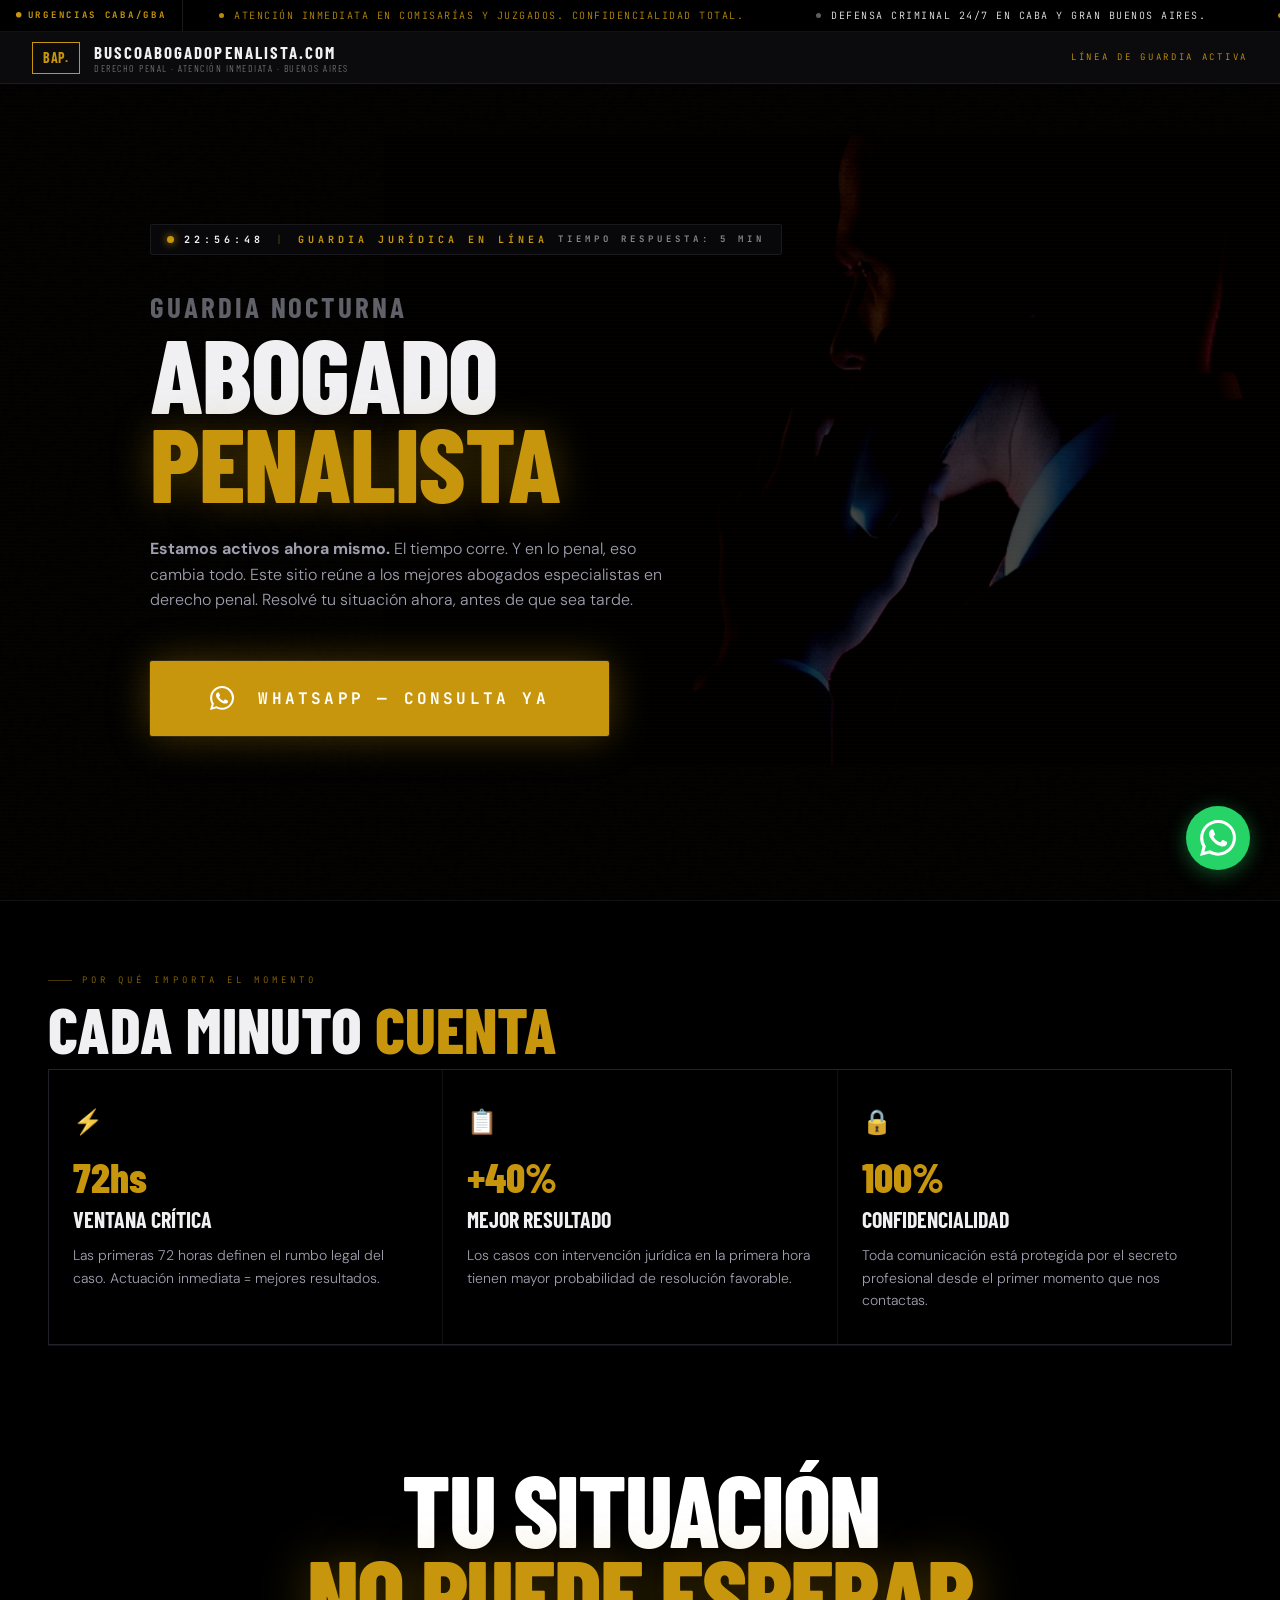
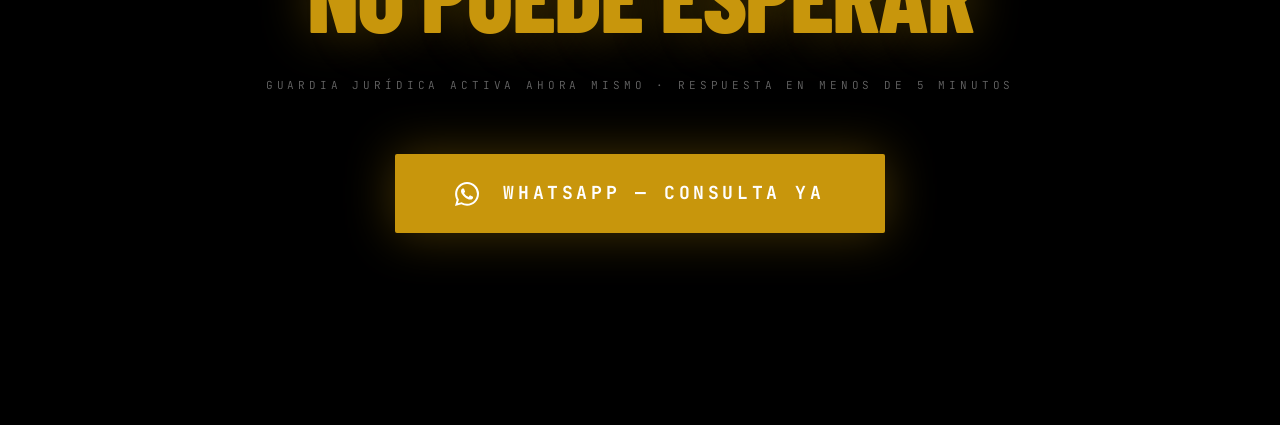
<file: urgencia/index.html>
<!DOCTYPE html>
<html lang="es">
<head>
<meta charset="UTF-8">
<!-- Google Tag Manager -->
<script>(function(w,d,s,l,i){w[l]=w[l]||[];w[l].push({'gtm.start':
new Date().getTime(),event:'gtm.js'});var f=d.getElementsByTagName(s)[0],
j=d.createElement(s),dl=l!='dataLayer'?'&l='+l:'';j.async=true;j.src=
'https://www.googletagmanager.com/gtm.js?id='+i+dl;f.parentNode.insertBefore(j,f);
})(window,document,'script','dataLayer','GTM-WXVXZM6D');</script>
<!-- End Google Tag Manager -->
<meta name="viewport" content="width=device-width, initial-scale=1.0">
<title>Abogado Penalista Urgencias 24/7 en CABA y GBA</title>
<meta name="description" content="¿Necesitas un abogado penalista urgente en CABA o GBA? Defensa criminal 24/7, excarcelaciones, hábeas corpus y asistencia inmediata en comisarías.">
<link href="https://fonts.googleapis.com/css2?family=Barlow+Condensed:wght@400;600;700;800&family=JetBrains+Mono:wght@400;700&family=DM+Sans:wght@300;400;500;600&display=swap" rel="stylesheet">
<link rel="canonical" href="https://buscoabogadopenalista.com/urgencia/">
<link rel="icon" type="image/png" href="favicon.png">
<!-- Schema Markup LocalBusiness -->
<script type="application/ld+json">
{
  "@context": "https://schema.org",
  "@type": "LegalService",
  "name": "Abogado Penalista - Guardia de Urgencias",
  "image": "https://buscoabogadopenalista.com/GSC%20image.png",
  "url": "https://buscoabogadopenalista.com/urgencia/",
  "telephone": "+5491133181003",
  "address": {
    "@type": "PostalAddress",
    "streetAddress": "Carlos Pellegrini 713",
    "addressLocality": "Ciudad Autónoma de Buenos Aires",
    "postalCode": "C1009",
    "addressCountry": "AR"
  },
  "areaServed": ["Ciudad Autónoma de Buenos Aires", "Gran Buenos Aires"],
  "openingHoursSpecification": {
    "@type": "OpeningHoursSpecification",
    "dayOfWeek": [
      "Monday", "Tuesday", "Wednesday", "Thursday", "Friday", "Saturday", "Sunday"
    ],
    "opens": "00:00",
    "closes": "23:59"
  }
}
</script>
<style>
:root {
  --bg: #000000;
  --bg2: #000000;
  --bg-card: #08080a;
  --red: #c8960c; 
  --red2: #e8b830;
  --red-dim: rgba(200,150,12,0.12);
  --red-glow: rgba(200,150,12,0.35);
  --amber: #d4a020;
  --green: #a07828;
  --white: #f0f0f2;
  --muted: #a0a0b0;
  --muted2: #362a12;
  --border: rgba(180,180,200,0.10);
  --border2: rgba(180,180,200,0.20);
}

* { margin:0; padding:0; box-sizing:border-box; }
html { scroll-behavior: smooth; }
::-webkit-scrollbar { width: 3px; }
::-webkit-scrollbar-thumb { background: var(--red); }

body {
  background: var(--bg);
  color: var(--white);
  font-family: 'DM Sans', sans-serif;
  font-weight: 300;
  line-height: 1.7;
  font-size: 15px;
  overflow-x: hidden;
}

/* BACKGROUND IMAGE */
.hero-bg {
  position: absolute; top: 0; left: 0; width: 100%; height: 100%;
  object-fit: cover; object-position: right center; z-index: 0;
  filter: brightness(0.3) contrast(1.15) sepia(20%) saturate(1.1);
  pointer-events: none; transform: scale(0.7); transform-origin: right center;
}

/* ── NOISE OVERLAY ── */
body::before {
  content: '';
  position: fixed; inset: 0; z-index: 0;
  background-image: url("data:image/svg+xml,%3Csvg viewBox='0 0 200 200' xmlns='http://www.w3.org/2000/svg'%3E%3Cfilter id='n'%3E%3CfeTurbulence type='fractalNoise' baseFrequency='0.85' numOctaves='4' stitchTiles='stitch'/%3E%3C/filter%3E%3Crect width='100%25' height='100%25' filter='url(%23n)' opacity='0.04'/%3E%3C/svg%3E");
  pointer-events: none; opacity: 0.4;
}

body::after {
  content: '';
  position: fixed; inset: 0; z-index: 0;
  background: transparent;
  pointer-events: none;
}

/* ── TOP TICKER ── */
.ticker-wrap {
  position: fixed; top: 0; left: 0; right: 0; z-index: 200;
  background: var(--bg2);
  border-bottom: 1px solid var(--border);
  height: 32px; overflow: hidden;
  display: flex; align-items: center;
}
.ticker-label {
  flex-shrink: 0; background: #000; color: var(--red);
  font-family: 'JetBrains Mono', monospace; font-size: 9px; font-weight: 700;
  letter-spacing: 0.3em; text-transform: uppercase;
  padding: 0 16px; height: 100%; display: flex; align-items: center;
  border-right: 1px solid rgba(255,255,255,0.1); white-space: nowrap;
}
.ticker-label::before {
  content: '● '; color: var(--red); animation: blink 0.8s step-end infinite; margin-right:4px;
}
.ticker-track { flex: 1; overflow: hidden; position: relative; }
.ticker-inner {
  display: flex; gap: 0; animation: ticker 45s linear infinite; white-space: nowrap;
}
.ticker-item {
  font-family: 'JetBrains Mono', monospace; font-size: 10px; letter-spacing: 0.15em;
  color: #fff; padding: 0 36px; display: flex; align-items: center; gap: 10px; opacity: 0.92;
}
.ticker-item .ti-dot {
  width: 5px; height: 5px; border-radius: 50%; background: rgba(255,255,255,0.4); flex-shrink: 0;
}
.ticker-item.hot { color: var(--red); }
.ticker-item.hot .ti-dot { background: var(--red); }

@keyframes ticker {
  0% { transform: translateX(0); }
  100% { transform: translateX(-50%); }
}

/* ── NAV BAR ── */
.nav {
  position: fixed; top: 32px; left: 0; right: 0; z-index: 100;
  background: rgba(12, 12, 14, 0.96); backdrop-filter: blur(24px);
  border-bottom: 1px solid var(--border);
  display: flex; align-items: center; padding: 0 32px; height: 52px;
  justify-content: space-between;
}
.nav-logo { display:none; }
.nav-brand {
  display:flex; align-items:center; gap:14px;
  text-decoration:none;
}
.nav-brand-mark {
  width:48px; height:32px;
  border:1px solid var(--red);
  display:flex; align-items:center; justify-content:center;
  font-family: 'Barlow Condensed', sans-serif; font-size:14px; font-weight:700;
  color:var(--red); letter-spacing:0.03em;
}
.nav-brand-text {
  display:flex; flex-direction:column;
}
.nav-brand-name {
  font-family: 'Barlow Condensed', sans-serif; font-size:17px; font-weight:700;
  letter-spacing:0.12em; text-transform:uppercase;
  color:var(--white); line-height: 1.2;
}
.nav-brand-sub {
  font-family: 'Barlow Condensed', sans-serif; font-size:10px;
  letter-spacing:0.15em; text-transform:uppercase;
  color:var(--muted); opacity:0.8; line-height:1;
}
.nav-status {
  font-family: 'JetBrains Mono', monospace; font-size: 9px; letter-spacing: 0.3em; text-transform: uppercase;
  color: var(--red); display: flex; align-items: center; gap: 8px;
}
.nav-cta {
  background: var(--red); color: #fff; font-family: 'JetBrains Mono', monospace;
  font-size: 10px; font-weight: 700; letter-spacing: 0.2em;
  text-transform: uppercase; text-decoration: none;
  padding: 8px 20px; border-radius: 2px; border: 1px solid rgba(255,255,255,0.1);
  transition: all 0.2s; box-shadow: 0 0 20px rgba(200,150,12,0.3);
}
.nav-cta:hover {
  background: var(--red2); box-shadow: 0 0 30px rgba(200,150,12,0.5);
}

/* ── HERO ── */
.hero {
  position: relative; z-index: 1; min-height: 100vh;
  padding: 140px 48px 80px; display: flex; flex-direction: column; justify-content: center;
}
.hero::before {
  content: ''; position: absolute; inset: 0; z-index: 1;
  background: repeating-linear-gradient(0deg, transparent, transparent 3px, rgba(200,150,12,0.015) 3px, rgba(200,150,12,0.015) 4px);
  pointer-events: none; animation: scan 8s linear infinite;
}
@keyframes scan {
  0% { background-position: 0 0; }
  100% { background-position: 0 100px; }
}
.hero-glow {
  display: none;
}
@keyframes sweep {
  0% { transform: translateX(0) scaleX(1); }
  100% { transform: translateX(25%) scaleX(0.8); }
}

.hero-inner { position: relative; z-index: 2; max-width: 900px; }

.live-badge {
  display: inline-flex; align-items: center; gap: 10px;
  font-family: 'JetBrains Mono', monospace; font-size: 10px; font-weight: 700; letter-spacing: 0.4em;
  text-transform: uppercase; color: var(--red); border: 1px solid var(--border);
  padding: 6px 16px; border-radius: 2px; background: var(--bg-card); margin-bottom: 32px;
}
.live-badge .lb-dot {
  width: 7px; height: 7px; border-radius: 50%; background: var(--red);
  box-shadow: 0 0 8px var(--red); animation: blink 1s step-end infinite;
}
.live-badge .lb-time { color: rgba(255,255,255,0.5); font-size: 9px; }

@keyframes blink { 0%, 100% { opacity: 1; } 50% { opacity: 0; } }
@keyframes pulse-dot {
  0%, 100% { box-shadow: 0 0 10px var(--red), 0 0 20px var(--red-glow); }
  50% { box-shadow: 0 0 16px var(--red2), 0 0 35px var(--red-glow); }
}

.hero-headline {
  font-family: 'Barlow Condensed', sans-serif;
  font-size: clamp(54px, 9vw, 120px); font-weight: 800;
  line-height: 0.84; letter-spacing: -0.01em; color: var(--white); text-transform: uppercase;
}
.hero-headline .red { color: var(--red); text-shadow: 0 0 40px var(--red-glow); }
.hero-headline .dim {
  color: rgba(255,255,255,0.2); font-size: clamp(32px, 5vw, 64px); display: block;
}

.hero-sub {
  font-size: 18px; color: var(--muted); max-width: 520px; margin-top: 28px; line-height: 1.8;
}
.hero-sub strong { color: var(--white); font-weight: 500; }

/* CTA buttons */
.hero-actions { display: flex; gap: 16px; flex-wrap: wrap; margin-top: 44px; }
.btn-primary {
  background: var(--red); color: #fff; font-family: 'JetBrains Mono', monospace;
  font-size: 13px; font-weight: 700; letter-spacing: 0.2em; text-transform: uppercase; text-decoration: none;
  padding: 20px 44px; border-radius: 2px; border: none; cursor: pointer;
  display: inline-flex; align-items: center; gap: 12px;
  box-shadow: 0 0 0 1px rgba(255,255,255,0.08), 0 0 40px rgba(200,150,12,0.35); transition: all 0.2s;
  position: relative; overflow: hidden;
}
.btn-primary::after {
  content: ''; position: absolute; inset: 0;
  background: linear-gradient(90deg, transparent, rgba(255,255,255,0.1), transparent);
  transform: translateX(-100%); animation: shimmer 3s ease-in-out infinite;
}
@keyframes shimmer {
  0% { transform: translateX(-100%); }
  50%, 100% { transform: translateX(100%); }
}
.btn-primary:hover { box-shadow: 0 0 0 1px rgba(255,255,255,0.15), 0 0 60px rgba(200,150,12,0.5); transform: translateY(-1px); }

/* ── STATS ROW ── */
.stats-row {
  display: flex; gap: 0; flex-wrap: wrap; border-top: 1px solid var(--border); border-bottom: 1px solid var(--border);
  margin-top: 64px; position: relative; z-index: 2; background: rgba(12,12,14,0.6);
}
.stat-item {
  flex: 1; min-width: 160px; padding: 24px 32px; border-right: 1px solid var(--border); position: relative;
}
.stat-item:last-child { border-right: none; }
.stat-num {
  font-family: 'Barlow Condensed', sans-serif; font-size: 42px; font-weight: 700; line-height: 1; color: var(--red);
}
.stat-num.white { color: var(--white); }
.stat-num.amber { color: var(--amber); }
.stat-label {
  font-family: 'JetBrains Mono', monospace; font-size: 8px; letter-spacing: 0.35em; text-transform: uppercase;
  color: var(--muted); margin-top: 4px;
}

/* ── LIVE FEED SECTION ── */
.section {
  position: relative; z-index: 1; padding: 72px 48px; border-top: 1px solid var(--border);
}
.sec-eye {
  font-family: 'JetBrains Mono', monospace; font-size: 9px; letter-spacing: 0.45em; text-transform: uppercase;
  color: var(--red); opacity: 0.7; margin-bottom: 12px; display: flex; align-items: center; gap: 10px;
}
.sec-eye::before { content:''; flex: 0 0 24px; height:1px; background:var(--red); opacity:0.5; }
.sec-title {
  font-family: 'Barlow Condensed', sans-serif; font-size: clamp(36px, 5vw, 64px); font-weight: 800; text-transform: uppercase;
  line-height: 0.92; color: var(--white); margin-bottom: 10px;
}
.sec-title .red { color: var(--red); }
.sec-intro { color: var(--muted); font-size: 15px; max-width: 540px; margin-bottom: 40px; }

/* ── INCIDENT FEED ── */
.feed-container {
  display: grid; grid-template-columns: 1fr 340px; gap: 24px;
}
@media (max-width: 900px) { .feed-container { grid-template-columns: 1fr; } }

.feed-main { display: flex; flex-direction: column; gap: 1px; }

.feed-item {
  background: var(--bg-card); border: 1px solid var(--border); border-left: 3px solid transparent;
  padding: 22px 22px; display: flex; gap: 16px; align-items: flex-start;
  transition: all 0.2s; cursor: default; position: relative; overflow: hidden;
  animation: fadeIn 0.5s ease both;
}
.feed-item:hover { border-left-color: var(--red); background: var(--bg2); }
.feed-item.new { border-left-color: var(--red); animation: newItem 0.6s ease both; }
@keyframes newItem {
  0% { opacity: 0; transform: translateX(-8px); background: var(--bg2); }
  100% { opacity: 1; transform: translateX(0); background: var(--bg-card); }
}
@keyframes fadeIn {
  0% { opacity: 0; transform: translateY(6px); }
  100% { opacity: 1; transform: translateY(0); }
}
.fi-time {
  font-family: 'JetBrains Mono', monospace; font-size: 10px; color: var(--red); white-space: nowrap;
  flex-shrink: 0; padding-top: 2px; letter-spacing: 0.05em;
}
.fi-content { flex: 1; }
.fi-type {
  font-family: 'JetBrains Mono', monospace; font-size: 8px; letter-spacing: 0.35em; text-transform: uppercase;
  color: var(--muted); margin-bottom: 4px;
}
.fi-title { font-size: 14px; font-weight: 500; color: var(--white); line-height: 1.5; }
.fi-meta { font-family: 'JetBrains Mono', monospace; font-size: 9px; color: var(--muted); margin-top: 4px; }
.fi-badge {
  font-family: 'JetBrains Mono', monospace; font-size: 8px; letter-spacing: 0.2em; text-transform: uppercase;
  padding: 3px 8px; border-radius: 2px; white-space: nowrap; flex-shrink: 0; align-self: center;
}
.fi-badge.urgent { background: rgba(200,150,12,0.15); color: var(--red); border: 1px solid rgba(200,150,12,0.25); }
.fi-badge.active { background: rgba(160,120,40,0.08); color: var(--green); border: 1px solid rgba(160,120,40,0.2); }
.fi-badge.pending { background: rgba(212,160,32,0.1); color: var(--amber); border: 1px solid rgba(212,160,32,0.2); }

/* ── SIDEBAR PANEL ── */
.feed-sidebar { display: flex; flex-direction: column; gap: 16px; }
.sidebar-panel { background: var(--bg-card); border: 1px solid var(--border); padding: 22px; }
.sp-title {
  font-family: 'JetBrains Mono', monospace; font-size: 9px; letter-spacing: 0.35em; text-transform: uppercase;
  color: var(--red); margin-bottom: 18px; opacity: 0.8;
}

/* Clock */
.live-clock {
  font-family: 'Barlow Condensed', sans-serif; font-size: 56px; font-weight: 700; line-height: 1; color: var(--white);
  text-shadow: 0 0 20px var(--red-glow); letter-spacing: 0.05em;
}
.clock-date {
  font-family: 'JetBrains Mono', monospace; font-size: 10px; color: var(--muted); letter-spacing: 0.2em;
  text-transform: uppercase; margin-top: 4px;
}
.clock-status {
  margin-top: 16px; padding-top: 16px; border-top: 1px solid var(--border);
  display: flex; align-items: center; gap: 10px;
  font-family: 'JetBrains Mono', monospace; font-size: 10px; color: var(--green); letter-spacing: 0.15em;
}
.clock-status .csdot {
  width: 8px; height: 8px; border-radius: 50%; background: var(--green); flex-shrink: 0; box-shadow: 0 0 8px var(--green);
  animation: blink 1.5s ease-in-out infinite;
}

/* Crash counter */
.crash-counter { text-align: center; padding: 8px 0; }
.cc-num {
  font-family: 'Barlow Condensed', sans-serif; font-size: 80px; font-weight: 800; line-height: 1; color: var(--red);
  text-shadow: 0 0 40px var(--red-glow); display: block;
}
.cc-label {
  font-family: 'JetBrains Mono', monospace; font-size: 9px; letter-spacing: 0.3em; text-transform: uppercase;
  color: var(--muted); display: block; margin-top: 4px;
}
.cc-sub {
  font-family: 'JetBrains Mono', monospace; font-size: 8px; color: var(--red); margin-top: 8px; opacity: 0.7;
  display: flex; align-items: center; justify-content: center; gap: 6px;
}

/* ── WHY NOW BOX ── */
.urgency-grid {
  display: grid; grid-template-columns: repeat(auto-fit, minmax(240px, 1fr));
  gap: 1px; background: var(--border); border: 1px solid var(--border);
}
.ug-cell { background: var(--bg); padding: 32px 24px; transition: background 0.2s; }
.ug-cell:hover { background: var(--bg2); }
.ug-icon { font-size: 24px; margin-bottom: 12px; display: block; filter: grayscale(0.2); }
.ug-num { font-family: 'Barlow Condensed', sans-serif; font-size: 42px; font-weight: 800; line-height: 1; color: var(--red); }
.ug-title { font-family:'Barlow Condensed', sans-serif; font-size: 22px; font-weight: 700; text-transform: uppercase; color: var(--white); margin-top: 4px; margin-bottom: 6px; }
.ug-desc { font-size: 14px; color: var(--muted); line-height: 1.6; }

/* ── CONTACT FORM ── */
.contact-box { background: var(--bg-card); padding: 48px; border: 1px solid var(--border); border-top: 3px solid var(--red); margin-top: 40px; }
.cb-title { font-family: 'Barlow Condensed', sans-serif; font-size: 32px; font-weight: 700; color: var(--white); margin-bottom: 8px; text-transform: uppercase; }
.cb-desc { color: var(--muted); font-size: 14px; margin-bottom: 24px; }
.quick-form { display: grid; grid-template-columns: 1fr 1fr; gap: 16px; }
@media (max-width: 600px) { .quick-form { grid-template-columns: 1fr; } }
.q-input { background: var(--bg); border: 1px solid var(--border); padding: 16px 20px; color: var(--white); font-size: 16px; border-radius: 2px; outline: none; }
.q-input:focus { border-color: var(--red); }
.q-submit {
  grid-column: 1 / -1; background: #25D366; color: #fff; border: none; padding: 18px; font-size: 14px; font-weight: 700;
  text-transform: uppercase; letter-spacing: 0.1em; cursor: pointer; display: flex; align-items: center; justify-content: center; gap: 12px; border-radius: 2px; transition: 0.2s;
}
.q-submit:hover { background: #1ebd5a; }
.q-submit svg { width: 22px; height: 22px; fill: currentColor; }

/* ── FLOATING WHATSAPP ── */
.float-wa {
  position: fixed; bottom: 30px; right: 30px; z-index: 999;
  background: #25D366; width: 64px; height: 64px; border-radius: 50%;
  display: flex; align-items: center; justify-content: center;
  box-shadow: 0 4px 20px rgba(37,211,102,0.4); text-decoration: none; transition: 0.3s;
}
.float-wa:hover { transform: scale(1.1); }
.float-wa svg { width: 36px; height: 36px; fill: #fff; }


/* ══════════════════════════════════════════════ */
/* ══  MOBILE RESPONSIVE  ≤768px              ══ */
/* ══════════════════════════════════════════════ */
@media (max-width: 768px) {
  /* ── TICKER: hidden ── */
  .ticker-wrap { display: none; }

  /* ── NAV: compact ── */
  .nav {
    top: 0; height: 52px; padding: 0 16px;
  }
  .nav-brand-mark { width: 40px; height: 28px; font-size: 12px; }
  .nav-brand-name { font-size: 12px; letter-spacing: 0.08em; }
  .nav-brand-sub { font-size: 8px; letter-spacing: 0.1em; }
  .nav-status { display: none; }

  /* ── HERO: compact ── */
  .hero {
    padding: 120px 24px 60px; min-height: 100vh; justify-content: center;
  }
  .hero-inner {
    padding: 0 !important;
  }
  .hero-bg {
    height: 480px; width: 100%;
    object-position: 100% 15%;
    transform: none;
    filter: brightness(0.85) contrast(1.1) sepia(5%) saturate(1.2);
    -webkit-mask-image: linear-gradient(to bottom, rgba(0,0,0,1) 60%, rgba(0,0,0,0) 100%);
    mask-image: linear-gradient(to bottom, rgba(0,0,0,1) 60%, rgba(0,0,0,0) 100%);
  }
  .live-badge {
    font-size: 8px; letter-spacing: 0.2em;
    padding: 12px 16px; margin-bottom: 32px !important;
    background: transparent !important;
    border: 1px solid rgba(255,255,255,0.08) !important;
    border-radius: 4px !important;
    display: flex !important; flex-wrap: wrap !important; gap: 6px !important;
    align-items: center; width: fit-content;
  }
  .live-badge .lb-dot { display: none; }
  .live-badge span:nth-of-type(3) { color: var(--red) !important; }
  .live-badge .lb-time { font-size: 8px; width: 100%; margin-top: 2px; color: var(--muted) !important; opacity: 1 !important; }
  
  .hero-headline {
    font-size: clamp(40px, 12vw, 52px) !important; line-height: 0.85 !important;
    margin-bottom: 24px !important; position: relative; z-index: 2;
  }
  .hero-headline span:first-child {
    font-size: clamp(14px, 4vw, 16px) !important;
    letter-spacing: 0.05em !important; margin-bottom: 4px !important;
    color: var(--red) !important; opacity: 1 !important; text-shadow: none !important;
  }
  .hero-headline span:nth-child(2),
  .hero-headline span:nth-child(3) {
    font-size: clamp(42px, 12.5vw, 56px) !important;
  }
  .hero p {
    font-size: 15px !important; margin-bottom: 36px !important;
    line-height: 1.6 !important; max-width: 95%; position: relative; z-index: 2;
  }
  .btn-primary {
    padding: 18px 24px !important; font-size: 13px !important;
    letter-spacing: 0.1em; width: 100%; max-width: none;
    justify-content: center; border-radius: 8px !important;
    box-shadow: none !important; background: var(--red) !important;
    position: relative; z-index: 2;
  }
  .btn-primary::after { display: none !important; }
  .btn-primary svg {
    width: 20px !important; height: 20px !important;
  }

  /* ── STATS ROW ── */
  .stats-row {
    flex-direction: column; margin-top: 32px;
  }
  .stat-item {
    padding: 16px 20px; border-right: none;
    border-bottom: 1px solid var(--border);
    display: flex; align-items: center; gap: 12px;
  }
  .stat-item:last-child { border-bottom: none; }
  .stat-num { font-size: 28px; }
  .stat-label { font-size: 8px; margin-top: 0; }

  /* ── SECTIONS ── */
  .section { padding: 48px 20px; }
  .sec-eye { font-size: 8px; letter-spacing: 0.3em; margin-bottom: 8px; }
  .sec-title { font-size: clamp(28px, 8vw, 40px); margin-bottom: 8px; }
  .sec-intro { font-size: 14px; margin-bottom: 24px; }

  /* ── URGENCY CARDS: horizontal scroll ── */
  .urgency-grid {
    display: flex; overflow-x: auto; scroll-snap-type: x mandatory;
    -webkit-overflow-scrolling: touch; gap: 0;
    border: none; background: none;
    padding-bottom: 12px;
  }
  .urgency-grid::-webkit-scrollbar { display: none; }
  .ug-cell {
    flex: 0 0 82vw; min-width: 82vw; scroll-snap-align: start;
    padding: 24px 20px; border: 1px solid var(--border);
    margin-right: 8px; border-radius: 4px;
  }
  .ug-icon { font-size: 20px; margin-bottom: 8px; }
  .ug-num { font-size: clamp(36px, 10vw, 48px); }
  .ug-title { font-size: 16px; margin-top: 4px; margin-bottom: 6px; }
  .ug-desc {
    font-size: 13px; line-height: 1.5;
    display: -webkit-box; -webkit-line-clamp: 3;
    -webkit-box-orient: vertical; overflow: hidden;
  }

  /* ── FINAL CTA ── */
  .final-cta {
    padding: 60px 20px !important;
  }
  .final-cta h2 {
    font-size: clamp(36px, 10vw, 64px) !important; margin-bottom: 24px !important;
  }
  .final-cta p {
    font-size: 9px !important; letter-spacing: 0.25em !important;
    margin-bottom: 32px !important;
  }
  .final-cta .btn-primary {
    padding: 18px 32px !important; font-size: 14px !important;
    max-width: 340px; border-radius: 8px;
    height: auto; letter-spacing: 0.12em;
  }

  /* ── FEED ── */
  .feed-container { gap: 12px; }
  .feed-sidebar { display: none; }
  .feed-item { padding: 14px 16px; gap: 10px; }
  .fi-title { font-size: 13px; }
  .fi-time { font-size: 9px; }

  /* ── CONTACT BOX ── */
  .contact-box { padding: 28px 20px; }
  .cb-title { font-size: 24px; }

  /* ── FLOATING WA ── */
  .float-wa {
    bottom: 20px; right: 16px; width: 52px; height: 52px;
  }
  .float-wa svg { width: 28px; height: 28px; }

  /* ── SAFE AREA ── */
  .nav { padding-top: env(safe-area-inset-top, 0); }
  .float-wa { bottom: calc(20px + env(safe-area-inset-bottom, 0)); }
}
</style>
</head>
<body>
<!-- Google Tag Manager (noscript) -->
<noscript><iframe src="https://www.googletagmanager.com/ns.html?id=GTM-WXVXZM6D"
height="0" width="0" style="display:none;visibility:hidden"></iframe></noscript>
<!-- End Google Tag Manager (noscript) -->

<!-- TICKER -->
<div class="ticker-wrap">
  <div class="ticker-label">URGENCIAS CABA/GBA</div>
  <div class="ticker-track">
    <div class="ticker-inner" id="tickerTop">
      <div class="ticker-item hot"><div class="ti-dot"></div>ATENCIÓN INMEDIATA EN COMISARÍAS Y JUZGADOS. CONFIDENCIALIDAD TOTAL.</div>
      <div class="ticker-item"><div class="ti-dot"></div>DEFENSA CRIMINAL 24/7 EN CABA Y GRAN BUENOS AIRES.</div>
      <div class="ticker-item hot"><div class="ti-dot"></div>EXCARCELACIONES Y HÁBEAS CORPUS TRAMITADOS EN EL DÍA.</div>
      <div class="ticker-item"><div class="ti-dot"></div>LOS PRIMEROS MINUTOS DE UNA DETENCIÓN SON CRÍTICOS. CONTACTA AHORA.</div>
      <div class="ticker-item hot"><div class="ti-dot"></div>ATENCIÓN INMEDIATA EN COMISARÍAS Y JUZGADOS. CONFIDENCIALIDAD TOTAL.</div>
      <div class="ticker-item"><div class="ti-dot"></div>DEFENSA CRIMINAL 24/7 EN CABA Y GRAN BUENOS AIRES.</div>
    </div>
  </div>
</div>

<!-- NAV -->
<nav class="nav">
  <a href="../" class="nav-brand">
    <div class="nav-brand-mark">BAP.</div>
    <div class="nav-brand-text">
      <span class="nav-brand-name">buscoabogadopenalista.com</span>
      <span class="nav-brand-sub">Derecho Penal · Atención Inmediata · Buenos Aires</span>
    </div>
  </a>
  <div class="nav-status">
    <span>LÍNEA DE GUARDIA ACTIVA</span>
  </div>

</nav>

<!-- HERO -->
<section class="hero">
  <img src="Imagen Abogado.jpeg" alt="Abogado Penalista Urgencia" class="hero-bg" />
  <div class="hero-glow"></div>
  <div class="hero-inner" style="text-align: left; padding: 0 5vw 0 8vw; width: 100%;">
    <div class="live-badge" style="justify-content: flex-start; margin-bottom: 40px;">
      <div class="lb-dot"></div>
      <span id="heroClock" style="color: var(--white); font-weight: 700;">00:00:00</span>
      <span style="opacity: 0.3; margin: 0 2px;">|</span>
      <span>GUARDIA JURÍDICA EN LÍNEA</span>
      <span class="lb-time">TIEMPO RESPUESTA: 5 MIN</span>
    </div>
    <h1 class="hero-headline" style="text-align: left; margin-bottom: 30px; line-height: 0.85;">
      <span style="font-size: clamp(17px, 3vw, 29px); display: block; color: var(--muted); opacity: 0.6; font-family: 'Barlow Condensed', sans-serif; font-weight: 700; text-transform: uppercase; letter-spacing: 0.1em; margin-bottom: 8px;">GUARDIA NOCTURNA</span>
      <span style="font-size: clamp(42px, 9vw, 105px); display: block; color: var(--white); font-family: 'Barlow Condensed', sans-serif; font-weight: 800; text-transform: uppercase;">ABOGADO</span>
      <span style="font-size: clamp(42px, 9vw, 105px); display: block; color: var(--red); text-shadow: 0 0 40px var(--red-glow); font-family: 'Barlow Condensed', sans-serif; font-weight: 800; text-transform: uppercase; margin-bottom: 0;">PENALISTA</span>
    </h1>
    <p style="font-family: 'DM Sans', sans-serif; font-size: 16px; color: var(--muted); max-width: 540px; margin-bottom: 48px; line-height: 1.6; text-align: left;">
      <strong>Estamos activos ahora mismo.</strong> El tiempo corre. Y en lo penal, eso cambia todo. Este sitio reúne a los mejores abogados especialistas en derecho penal. Resolvé tu situación ahora, antes de que sea tarde.
    </p>
    <div class="hero-actions" style="justify-content: flex-start;">
      <a href="#" onclick="window.enviarAWhatsApp(); return false;" class="btn-primary" style="padding: 24px 60px; font-size: 16px;">
        <svg width="24" height="24" viewBox="0 0 24 24" fill="currentColor" style="margin-right: 12px;"><path d="M17.472 14.382c-.297-.149-1.758-.867-2.03-.967-.273-.099-.471-.148-.67.15-.197.297-.767.966-.94 1.164-.173.199-.347.223-.644.075-.297-.15-1.255-.463-2.39-1.475-.883-.788-1.48-1.761-1.653-2.059-.173-.297-.018-.458.13-.606.134-.133.298-.347.446-.52.149-.174.198-.298.298-.497.099-.198.05-.371-.025-.52-.075-.149-.669-1.612-.916-2.207-.242-.579-.487-.5-.669-.51-.173-.008-.371-.01-.57-.01-.198 0-.52.074-.792.372-.272.297-1.04 1.016-1.04 2.479 0 1.462 1.065 2.875 1.213 3.074.149.198 2.096 3.2 5.077 4.487.709.306 1.262.489 1.694.625.712.227 1.36.195 1.871.118.571-.085 1.758-.719 2.006-1.413.248-.694.248-1.289.173-1.413-.074-.124-.272-.198-.57-.347m-5.421 7.403h-.004a9.87 9.87 0 01-5.031-1.378l-.361-.214-3.741.982.998-3.648-.235-.374a9.86 9.86 0 01-1.51-5.26c.001-5.45 4.436-9.884 9.888-9.884 2.64 0 5.122 1.03 6.988 2.898a9.825 9.825 0 012.893 6.994c-.003 5.45-4.437 9.884-9.885 9.884m8.413-18.297A11.815 11.815 0 0012.05 0C5.495 0 .104 5.396.101 11.954c0 2.096.549 4.145 1.595 5.945L0 24l6.335-1.652c1.728.948 3.69 1.446 5.71 1.447h.005c6.554 0 11.947-5.395 11.95-11.953a11.815 11.815 0 00-3.536-8.42"/></svg>
        WHATSAPP — CONSULTA YA
      </a>
    </div>
  </div>


</section>



<!-- WHY NOW -->
<section class="section section-alt">
  <div class="sec-eye">Por qué importa el momento</div>
  <h2 class="sec-title">CADA MINUTO <span class="red">CUENTA</span></h2>
  <div class="urgency-grid">
    <div class="ug-cell">
      <span class="ug-icon">⚡</span>
      <div class="ug-num">72hs</div>
      <div class="ug-title">Ventana crítica</div>
      <div class="ug-desc">Las primeras 72 horas definen el rumbo legal del caso. Actuación inmediata = mejores resultados.</div>
    </div>
    <div class="ug-cell">
      <span class="ug-icon">📋</span>
      <div class="ug-num">+40%</div>
      <div class="ug-title">Mejor resultado</div>
      <div class="ug-desc">Los casos con intervención jurídica en la primera hora tienen mayor probabilidad de resolución favorable.</div>
    </div>
    <div class="ug-cell">
      <span class="ug-icon">🔒</span>
      <div class="ug-num">100%</div>
      <div class="ug-title">Confidencialidad</div>
      <div class="ug-desc">Toda comunicación está protegida por el secreto profesional desde el primer momento que nos contactas.</div>
    </div>
  </div>
  
  <div class="final-cta" style="text-align: center; padding: 120px 24px; border-top: 1px solid var(--border); background: #000; display: flex; flex-direction: column; align-items: center; justify-content: center;">
    <h2 style="font-family: 'Barlow Condensed', sans-serif; font-size: clamp(48px, 10vw, 100px); font-weight: 800; line-height: 0.85; text-transform: uppercase; margin-bottom: 40px; letter-spacing: -0.02em;">
      <span style="color: #fff; display: block;">TU SITUACIÓN</span>
      <span style="color: var(--red); display: block; text-shadow: 0 0 50px var(--red-glow);">NO PUEDE ESPERAR</span>
    </h2>
    <p style="font-family: 'JetBrains Mono', monospace; font-size: 11px; letter-spacing: 0.35em; color: rgba(255,255,255,0.4); margin-bottom: 60px; text-transform: uppercase;">
      GUARDIA JURÍDICA ACTIVA AHORA MISMO · RESPUESTA EN MENOS DE 5 MINUTOS
    </p>
    <a href="#" onclick="window.enviarAWhatsApp(); return false;" class="btn-primary" style="padding: 24px 60px; font-size: 18px; background: var(--red); box-shadow: 0 0 50px var(--red-glow); border: none;">
      <svg width="24" height="24" viewBox="0 0 24 24" fill="currentColor" style="margin-right: 12px;"><path d="M17.472 14.382c-.297-.149-1.758-.867-2.03-.967-.273-.099-.471-.148-.67.15-.197.297-.767.966-.94 1.164-.173.199-.347.223-.644.075-.297-.15-1.255-.463-2.39-1.475-.883-.788-1.48-1.761-1.653-2.059-.173-.297-.018-.458.13-.606.134-.133.298-.347.446-.52.149-.174.198-.298.298-.497.099-.198.05-.371-.025-.52-.075-.149-.669-1.612-.916-2.207-.242-.579-.487-.5-.669-.51-.173-.008-.371-.01-.57-.01-.198 0-.52.074-.792.372-.272.297-1.04 1.016-1.04 2.479 0 1.462 1.065 2.875 1.213 3.074.149.198 2.096 3.2 5.077 4.487.709.306 1.262.489 1.694.625.712.227 1.36.195 1.871.118.571-.085 1.758-.719 2.006-1.413.248-.694.248-1.289.173-1.413-.074-.124-.272-.198-.57-.347m-5.421 7.403h-.004a9.87 9.87 0 01-5.031-1.378l-.361-.214-3.741.982.998-3.648-.235-.374a9.86 9.86 0 01-1.51-5.26c.001-5.45 4.436-9.884 9.888-9.884 2.64 0 5.122 1.03 6.988 2.898a9.825 9.825 0 012.893 6.994c-.003 5.45-4.437 9.884-9.885 9.884m8.413-18.297A11.815 11.815 0 0012.05 0C5.495 0 .104 5.396.101 11.954c0 2.096.549 4.145 1.595 5.945L0 24l6.335-1.652c1.728.948 3.69 1.446 5.71 1.447h.005c6.554 0 11.947-5.395 11.95-11.953a11.815 11.815 0 00-3.536-8.42"/></svg>
      WHATSAPP — CONSULTA YA
    </a>
  </div>
</section>

<!-- FLOATING WPP -->
<a href="#" onclick="window.enviarAWhatsApp(); return false;" class="float-wa" aria-label="Abrir WhatsApp">
  <svg viewBox="0 0 24 24"><path d="M17.472 14.382c-.297-.149-1.758-.867-2.03-.967-.273-.099-.471-.148-.67.15-.197.297-.767.966-.94 1.164-.173.199-.347.223-.644.075-.297-.15-1.255-.463-2.39-1.475-.883-.788-1.48-1.761-1.653-2.059-.173-.297-.018-.458.13-.606.134-.133.298-.347.446-.52.149-.174.198-.298.298-.497.099-.198.05-.371-.025-.52-.075-.149-.669-1.612-.916-2.207-.242-.579-.487-.5-.669-.51-.173-.008-.371-.01-.57-.01-.198 0-.52.074-.792.372-.272.297-1.04 1.016-1.04 2.479 0 1.462 1.065 2.875 1.213 3.074.149.198 2.096 3.2 5.077 4.487.709.306 1.262.489 1.694.625.712.227 1.36.195 1.871.118.571-.085 1.758-.719 2.006-1.413.248-.694.248-1.289.173-1.413-.074-.124-.272-.198-.57-.347m-5.421 7.403h-.004a9.87 9.87 0 01-5.031-1.378l-.361-.214-3.741.982.998-3.648-.235-.374a9.86 9.86 0 01-1.51-5.26c.001-5.45 4.436-9.884 9.888-9.884 2.64 0 5.122 1.03 6.988 2.898a9.825 9.825 0 012.893 6.994c-.003 5.45-4.437 9.884-9.885 9.884m8.413-18.297A11.815 11.815 0 0012.05 0C5.495 0 .104 5.396.101 11.954c0 2.096.549 4.145 1.595 5.945L0 24l6.335-1.652c1.728.948 3.69 1.446 5.71 1.447h.005c6.554 0 11.947-5.395 11.95-11.953a11.815 11.815 0 00-3.536-8.42"/></svg>
</a>

<script>
// CLOCK
function updateClock() {
  const d = new Date();
  const timeStr = d.getHours().toString().padStart(2,'0') + ':' + 
                  d.getMinutes().toString().padStart(2,'0') + ':' + 
                  d.getSeconds().toString().padStart(2,'0');
  
  if (document.getElementById('heroClock')) {
    document.getElementById('heroClock').textContent = timeStr;
  }
}
setInterval(updateClock, 1000);
updateClock();

// WHATSAPP QUCIK FORM
window.enviarAWhatsApp = function(mensaje = "") {
  const telefono = "5491133181003";
  const esMovil = /iPhone|Android|iPad|iPod/i.test(navigator.userAgent);
  const texto = encodeURIComponent(mensaje);
  
  let url = "";
  if (esMovil) {
    url = `whatsapp://send?phone=${telefono}&text=${texto}`;
  } else {
    url = `https://web.whatsapp.com/send?phone=${telefono}&text=${texto}`;
  }
  
  window.open(url, '_blank');
};

const urgencyForm = document.getElementById('urgencyForm');
if (urgencyForm) {
  urgencyForm.addEventListener('submit', function(e) {
    e.preventDefault();
    const name = this.elements['name'].value.trim();
    const phone = this.elements['phone'].value.trim();
    
    const text = `🚨 *URGENCIA PENAL* 🚨\n\n*Nombre:* ${name}\n*Teléfono:* ${phone}\n\n*Mensaje:* Necesito asistencia jurídica inmediata. Por favor contactarme a la brevedad.`;
    
    window.enviarAWhatsApp(text);
    
    this.reset();
  });
}
</script>
</body>
</html>
</file>
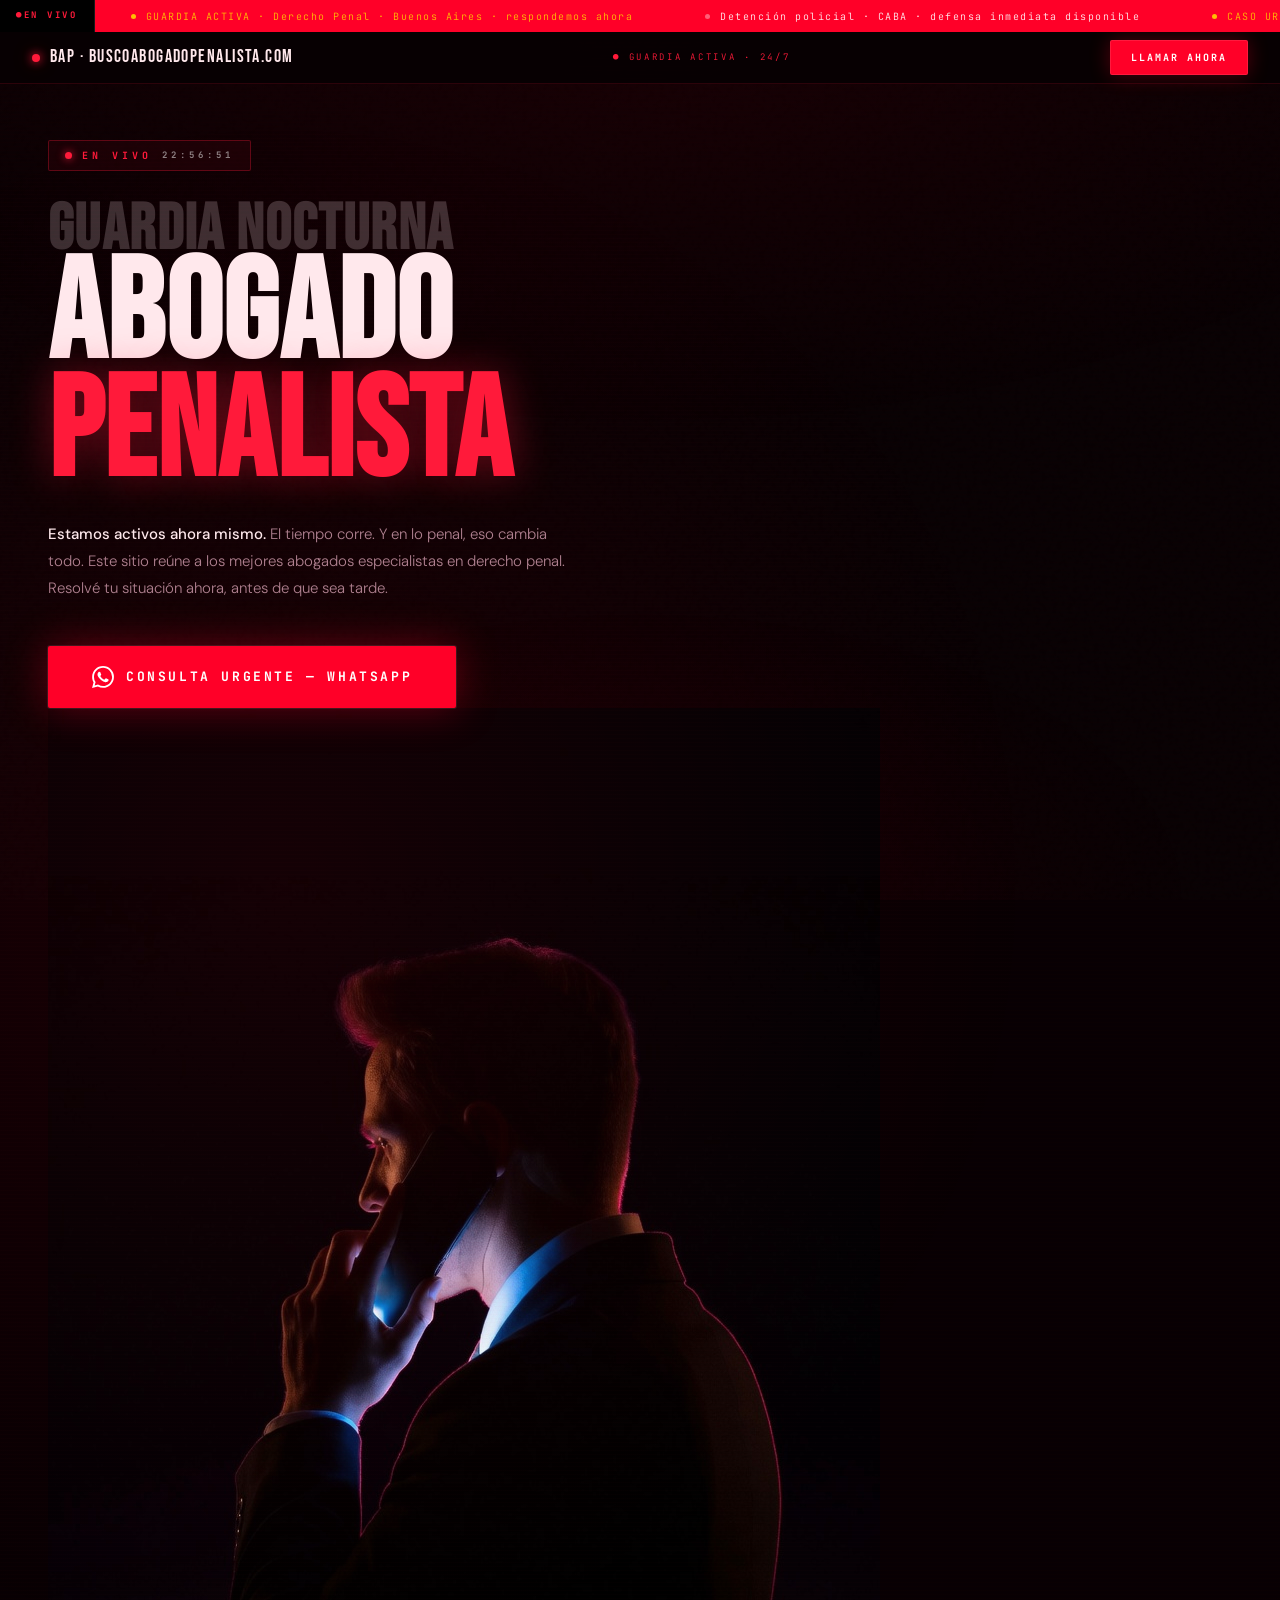
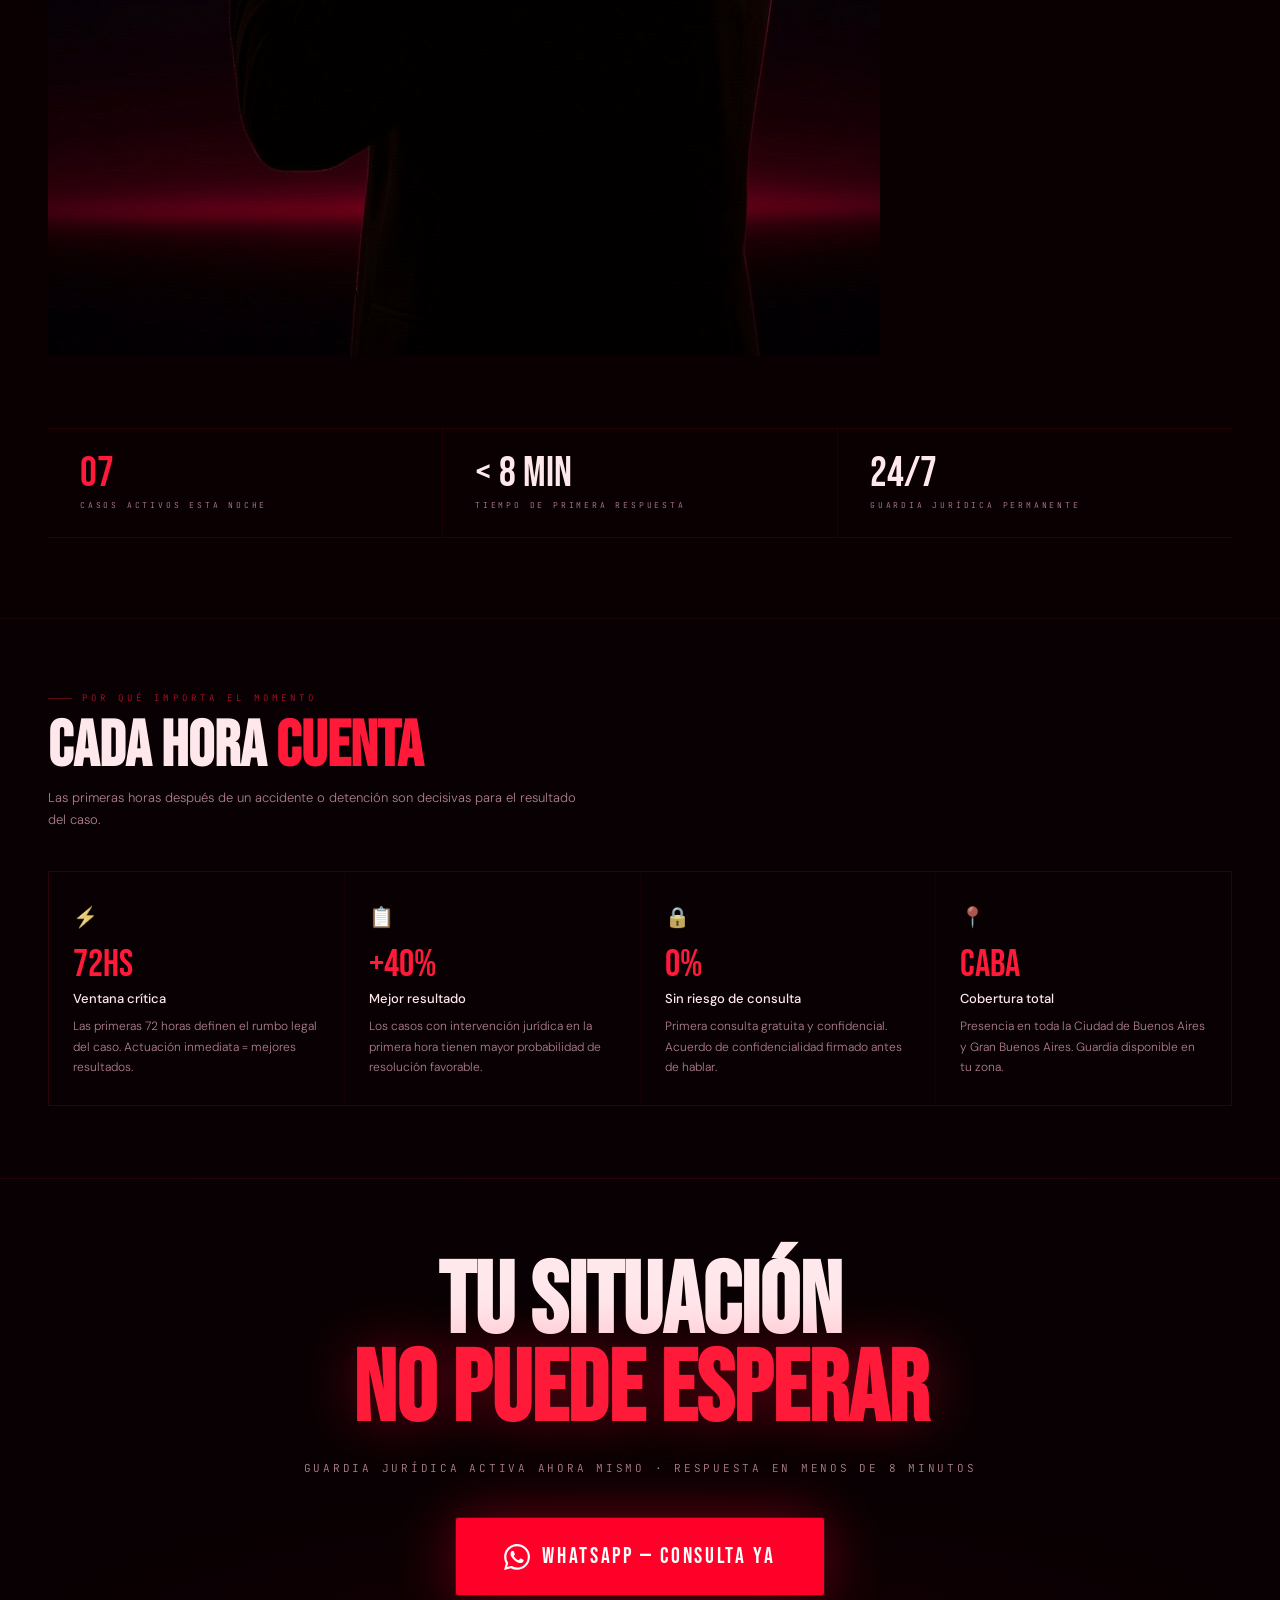
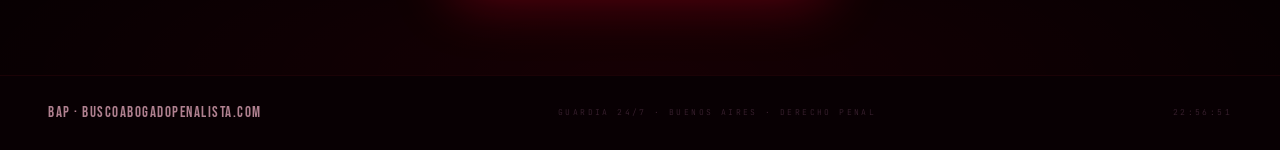
<file: modo-nocturno-guardia (2).html>
<!DOCTYPE html>
<html lang="es">
<head>
<meta charset="UTF-8">
<meta name="viewport" content="width=device-width, initial-scale=1.0">
<title>Abogado Penalista — Guardia Nocturna 24/7</title>
<link href="https://fonts.googleapis.com/css2?family=Bebas+Neue&family=JetBrains+Mono:wght@400;700&family=DM+Sans:wght@300;400;500;600&display=swap" rel="stylesheet">
<style>
:root {
  --bg: #080003;
  --bg2: #0f0005;
  --bg-card: #12000a;
  --red: #ff1a3a;
  --red2: #ff0028;
  --red-dim: rgba(255,26,58,0.12);
  --red-glow: rgba(255,26,58,0.35);
  --amber: #ffaa00;
  --green: #00ff7f;
  --white: #ffe8ec;
  --muted: #b08090;
  --muted2: #3a2030;
  --border: rgba(255,26,58,0.1);
  --border2: rgba(255,255,255,0.04);
}

* { margin:0; padding:0; box-sizing:border-box; }
html { scroll-behavior: smooth; }
::-webkit-scrollbar { width: 2px; }
::-webkit-scrollbar-thumb { background: var(--red); }

body {
  background: var(--bg);
  color: var(--white);
  font-family: 'DM Sans', sans-serif;
  font-weight: 300;
  line-height: 1.7;
  font-size: 14px;
  overflow-x: hidden;
}

/* ── NOISE OVERLAY ── */
body::before {
  content: '';
  position: fixed; inset: 0; z-index: 0;
  background-image: url("data:image/svg+xml,%3Csvg viewBox='0 0 200 200' xmlns='http://www.w3.org/2000/svg'%3E%3Cfilter id='n'%3E%3CfeTurbulence type='fractalNoise' baseFrequency='0.85' numOctaves='4' stitchTiles='stitch'/%3E%3C/filter%3E%3Crect width='100%25' height='100%25' filter='url(%23n)' opacity='0.04'/%3E%3C/svg%3E");
  pointer-events: none; opacity: 0.4;
}

/* ── BLOOD VIGNETTE ── */
body::after {
  content: '';
  position: fixed; inset: 0; z-index: 0;
  background: radial-gradient(ellipse 120% 80% at 50% 0%, rgba(255,0,30,0.07) 0%, transparent 60%),
              radial-gradient(ellipse 80% 60% at 50% 100%, rgba(255,0,30,0.05) 0%, transparent 55%);
  pointer-events: none;
}

/* ── TOP TICKER ── */
.ticker-wrap {
  position: fixed; top: 0; left: 0; right: 0; z-index: 200;
  background: var(--red2);
  height: 32px; overflow: hidden;
  display: flex; align-items: center;
}
.ticker-label {
  flex-shrink: 0;
  background: #000;
  color: var(--red);
  font-family: 'JetBrains Mono', monospace;
  font-size: 9px; font-weight: 700;
  letter-spacing: 0.3em; text-transform: uppercase;
  padding: 0 16px; height: 100%;
  display: flex; align-items: center;
  border-right: 1px solid rgba(255,255,255,0.1);
  white-space: nowrap;
}
.ticker-label::before {
  content: '● ';
  color: var(--red);
  animation: blink 0.8s step-end infinite;
}
.ticker-track {
  flex: 1; overflow: hidden;
  position: relative;
}
.ticker-inner {
  display: flex; gap: 0;
  animation: ticker 45s linear infinite;
  white-space: nowrap;
}
.ticker-item {
  font-family: 'JetBrains Mono', monospace;
  font-size: 10px; letter-spacing: 0.15em;
  color: #fff; padding: 0 36px;
  display: flex; align-items: center; gap: 10px;
  opacity: 0.92;
}
.ticker-item .ti-dot {
  width: 5px; height: 5px; border-radius: 50%;
  background: rgba(255,255,255,0.4); flex-shrink: 0;
}
.ticker-item.hot { color: #ffcc00; }
.ticker-item.hot .ti-dot { background: #ffcc00; }

@keyframes ticker {
  0% { transform: translateX(0); }
  100% { transform: translateX(-50%); }
}

/* ── NAV BAR ── */
.nav {
  position: fixed; top: 32px; left: 0; right: 0; z-index: 100;
  background: rgba(8,0,3,0.96);
  backdrop-filter: blur(24px);
  border-bottom: 1px solid rgba(255,26,58,0.15);
  display: flex; align-items: center;
  padding: 0 32px; height: 52px;
  justify-content: space-between;
}
.nav-logo {
  font-family: 'Bebas Neue', sans-serif;
  font-size: 18px; letter-spacing: 0.08em;
  color: var(--white);
  display: flex; align-items: center; gap: 10px;
}
.nav-logo .dot {
  width: 8px; height: 8px; border-radius: 50%;
  background: var(--red);
  box-shadow: 0 0 10px var(--red), 0 0 20px rgba(255,26,58,0.4);
  animation: pulse-dot 2s ease-in-out infinite;
}
.nav-status {
  font-family: 'JetBrains Mono', monospace;
  font-size: 9px; letter-spacing: 0.3em; text-transform: uppercase;
  color: var(--red); display: flex; align-items: center; gap: 8px;
}
.nav-cta {
  background: var(--red2);
  color: #fff; font-family: 'JetBrains Mono', monospace;
  font-size: 10px; font-weight: 700; letter-spacing: 0.2em;
  text-transform: uppercase; text-decoration: none;
  padding: 8px 20px; border-radius: 2px;
  border: 1px solid rgba(255,255,255,0.1);
  transition: all 0.2s;
  box-shadow: 0 0 20px rgba(255,0,40,0.3);
}
.nav-cta:hover {
  background: #ff0038; box-shadow: 0 0 30px rgba(255,0,40,0.5);
}

/* ── HERO ── */
.hero {
  position: relative; z-index: 1;
  min-height: 100vh;
  padding: 140px 48px 80px;
  display: flex; flex-direction: column; justify-content: center;
}

/* scan line effect */
.hero::before {
  content: '';
  position: absolute; inset: 0; z-index: 0;
  background: repeating-linear-gradient(
    0deg,
    transparent,
    transparent 3px,
    rgba(255,26,58,0.012) 3px,
    rgba(255,26,58,0.012) 4px
  );
  pointer-events: none; animation: scan 8s linear infinite;
}
@keyframes scan {
  0% { background-position: 0 0; }
  100% { background-position: 0 100px; }
}

/* sweeping red light */
.hero-glow {
  position: absolute; top: 0; left: -20%; z-index: 0;
  width: 140%; height: 100%;
  background: radial-gradient(ellipse 60% 50% at 30% 40%,
    rgba(255,0,30,0.08) 0%, transparent 70%);
  animation: sweep 12s ease-in-out infinite alternate;
  pointer-events: none;
}
@keyframes sweep {
  0% { transform: translateX(0) scaleX(1); }
  100% { transform: translateX(25%) scaleX(0.8); }
}

.hero-inner { position: relative; z-index: 1; max-width: 900px; }

.live-badge {
  display: inline-flex; align-items: center; gap: 10px;
  font-family: 'JetBrains Mono', monospace;
  font-size: 10px; font-weight: 700; letter-spacing: 0.4em;
  text-transform: uppercase; color: var(--red);
  border: 1px solid rgba(255,26,58,0.3);
  padding: 6px 16px; border-radius: 2px;
  background: rgba(255,26,58,0.06);
  margin-bottom: 32px;
}
.live-badge .lb-dot {
  width: 7px; height: 7px; border-radius: 50%;
  background: var(--red);
  box-shadow: 0 0 8px var(--red);
  animation: blink 1s step-end infinite;
}
.live-badge .lb-time { color: rgba(255,255,255,0.5); font-size: 9px; }

@keyframes blink {
  0%, 100% { opacity: 1; }
  50% { opacity: 0; }
}
@keyframes pulse-dot {
  0%, 100% { box-shadow: 0 0 10px var(--red), 0 0 20px rgba(255,26,58,0.4); }
  50% { box-shadow: 0 0 16px var(--red), 0 0 35px rgba(255,26,58,0.6); }
}

.hero-headline {
  font-family: 'Bebas Neue', sans-serif;
  font-size: clamp(64px, 11vw, 148px);
  line-height: 0.84; letter-spacing: 0.01em;
  color: var(--white);
}
.hero-headline .red { color: var(--red); text-shadow: 0 0 40px rgba(255,26,58,0.4); }
.hero-headline .dim {
  color: rgba(255,232,236,0.2);
  font-size: clamp(32px, 5vw, 64px); display: block;
}

.hero-sub {
  font-size: 15px; color: var(--muted);
  max-width: 520px; margin-top: 28px; line-height: 1.8;
}
.hero-sub strong { color: var(--white); font-weight: 500; }

/* CTA buttons */
.hero-actions {
  display: flex; gap: 16px; flex-wrap: wrap; margin-top: 44px;
}
.btn-primary {
  background: var(--red2);
  color: #fff; font-family: 'JetBrains Mono', monospace;
  font-size: 13px; font-weight: 700; letter-spacing: 0.2em;
  text-transform: uppercase; text-decoration: none;
  padding: 20px 44px; border-radius: 2px;
  border: none; cursor: pointer;
  display: inline-flex; align-items: center; gap: 12px;
  box-shadow: 0 0 0 1px rgba(255,255,255,0.08), 0 0 40px rgba(255,0,40,0.35);
  transition: all 0.2s;
  position: relative; overflow: hidden;
}
.btn-primary::after {
  content: '';
  position: absolute; inset: 0;
  background: linear-gradient(90deg, transparent, rgba(255,255,255,0.06), transparent);
  transform: translateX(-100%);
  animation: shimmer 3s ease-in-out infinite;
}
@keyframes shimmer {
  0% { transform: translateX(-100%); }
  50%, 100% { transform: translateX(100%); }
}
.btn-primary:hover { box-shadow: 0 0 0 1px rgba(255,255,255,0.15), 0 0 60px rgba(255,0,40,0.5); transform: translateY(-1px); }

.btn-secondary {
  background: transparent;
  color: var(--muted); font-family: 'JetBrains Mono', monospace;
  font-size: 10px; letter-spacing: 0.25em;
  text-transform: uppercase; text-decoration: none;
  padding: 16px 28px; border-radius: 2px;
  border: 1px solid var(--muted2);
  transition: all 0.2s;
}
.btn-secondary:hover { border-color: var(--red); color: var(--red); }

/* ── STATS ROW ── */
.stats-row {
  display: flex; gap: 0; flex-wrap: wrap;
  border-top: 1px solid rgba(255,26,58,0.12);
  border-bottom: 1px solid rgba(255,26,58,0.12);
  margin-top: 64px; position: relative; z-index: 1;
}
.stat-item {
  flex: 1; min-width: 160px;
  padding: 24px 32px;
  border-right: 1px solid rgba(255,26,58,0.08);
  position: relative;
}
.stat-item:last-child { border-right: none; }
.stat-item::before {
  content: '';
  position: absolute; top: 0; left: 0; right: 0;
  height: 1px; background: transparent;
  transition: background 0.3s;
}
.stat-item:hover::before { background: var(--red); }
.stat-num {
  font-family: 'Bebas Neue', sans-serif;
  font-size: 42px; line-height: 1; color: var(--red);
}
.stat-num.white { color: var(--white); }
.stat-num.amber { color: var(--amber); }
.stat-label {
  font-family: 'JetBrains Mono', monospace;
  font-size: 8px; letter-spacing: 0.35em; text-transform: uppercase;
  color: var(--muted); margin-top: 4px;
}

/* ── LIVE FEED SECTION ── */
.section {
  position: relative; z-index: 1;
  padding: 72px 48px;
  border-top: 1px solid rgba(255,26,58,0.08);
}
.sec-eye {
  font-family: 'JetBrains Mono', monospace;
  font-size: 9px; letter-spacing: 0.45em; text-transform: uppercase;
  color: var(--red); opacity: 0.7; margin-bottom: 12px;
  display: flex; align-items: center; gap: 10px;
}
.sec-eye::before { content:''; flex: 0 0 24px; height:1px; background:var(--red); opacity:0.5; }
.sec-title {
  font-family: 'Bebas Neue', sans-serif;
  font-size: clamp(36px, 5vw, 64px);
  line-height: 0.92; color: var(--white); margin-bottom: 10px;
}
.sec-title .red { color: var(--red); }
.sec-intro { color: var(--muted); font-size: 13px; max-width: 540px; margin-bottom: 40px; }

/* ── INCIDENT FEED ── */
.feed-container {
  display: grid; grid-template-columns: 1fr 340px; gap: 24px;
}
@media (max-width: 900px) { .feed-container { grid-template-columns: 1fr; } }

.feed-main { display: flex; flex-direction: column; gap: 1px; }

.feed-item {
  background: var(--bg-card);
  border: 1px solid rgba(255,26,58,0.08);
  border-left: 3px solid transparent;
  padding: 18px 22px;
  display: flex; gap: 16px; align-items: flex-start;
  transition: all 0.2s; cursor: default;
  position: relative; overflow: hidden;
  animation: fadeIn 0.5s ease both;
}
.feed-item:hover {
  border-left-color: var(--red);
  background: rgba(255,26,58,0.04);
}
.feed-item.new {
  border-left-color: var(--red);
  animation: newItem 0.6s ease both;
}
@keyframes newItem {
  0% { opacity: 0; transform: translateX(-8px); background: rgba(255,26,58,0.08); }
  100% { opacity: 1; transform: translateX(0); background: var(--bg-card); }
}
@keyframes fadeIn {
  0% { opacity: 0; transform: translateY(6px); }
  100% { opacity: 1; transform: translateY(0); }
}
.fi-time {
  font-family: 'JetBrains Mono', monospace;
  font-size: 10px; color: var(--red); white-space: nowrap;
  flex-shrink: 0; padding-top: 2px;
  letter-spacing: 0.05em;
}
.fi-content { flex: 1; }
.fi-type {
  font-family: 'JetBrains Mono', monospace;
  font-size: 8px; letter-spacing: 0.35em; text-transform: uppercase;
  color: var(--muted); margin-bottom: 4px;
}
.fi-title {
  font-size: 13px; font-weight: 500; color: var(--white);
  line-height: 1.4;
}
.fi-meta {
  font-family: 'JetBrains Mono', monospace;
  font-size: 9px; color: var(--muted); margin-top: 4px;
}
.fi-badge {
  font-family: 'JetBrains Mono', monospace;
  font-size: 8px; letter-spacing: 0.2em; text-transform: uppercase;
  padding: 3px 8px; border-radius: 2px; white-space: nowrap;
  flex-shrink: 0; align-self: center;
}
.fi-badge.urgent { background: rgba(255,26,58,0.15); color: var(--red); border: 1px solid rgba(255,26,58,0.25); }
.fi-badge.active { background: rgba(0,255,127,0.08); color: var(--green); border: 1px solid rgba(0,255,127,0.2); }
.fi-badge.pending { background: rgba(255,170,0,0.1); color: var(--amber); border: 1px solid rgba(255,170,0,0.2); }

/* ── SIDEBAR PANEL ── */
.feed-sidebar { display: flex; flex-direction: column; gap: 16px; }

.sidebar-panel {
  background: var(--bg-card);
  border: 1px solid rgba(255,26,58,0.1);
  padding: 22px;
}
.sp-title {
  font-family: 'JetBrains Mono', monospace;
  font-size: 9px; letter-spacing: 0.35em; text-transform: uppercase;
  color: var(--red); margin-bottom: 18px; opacity: 0.8;
}

/* Clock */
.live-clock {
  font-family: 'Bebas Neue', sans-serif;
  font-size: 56px; line-height: 1; color: var(--white);
  text-shadow: 0 0 20px rgba(255,26,58,0.2);
  letter-spacing: 0.05em;
}
.clock-date {
  font-family: 'JetBrains Mono', monospace;
  font-size: 10px; color: var(--muted); letter-spacing: 0.2em;
  text-transform: uppercase; margin-top: 4px;
}
.clock-status {
  margin-top: 16px; padding-top: 16px;
  border-top: 1px solid rgba(255,26,58,0.08);
  display: flex; align-items: center; gap: 10px;
  font-family: 'JetBrains Mono', monospace;
  font-size: 10px; color: var(--green); letter-spacing: 0.15em;
}
.clock-status .csdot {
  width: 8px; height: 8px; border-radius: 50%;
  background: var(--green); flex-shrink: 0;
  box-shadow: 0 0 8px var(--green);
  animation: blink 1.5s ease-in-out infinite;
}

/* Crash counter */
.crash-counter { text-align: center; padding: 8px 0; }
.cc-num {
  font-family: 'Bebas Neue', sans-serif;
  font-size: 80px; line-height: 1; color: var(--red);
  text-shadow: 0 0 40px rgba(255,26,58,0.5);
  display: block;
}
.cc-label {
  font-family: 'JetBrains Mono', monospace;
  font-size: 9px; letter-spacing: 0.3em; text-transform: uppercase;
  color: var(--muted); display: block; margin-top: 4px;
}
.cc-sub {
  font-family: 'JetBrains Mono', monospace;
  font-size: 8px; color: rgba(255,26,58,0.5); margin-top: 8px;
  display: flex; align-items: center; justify-content: center; gap: 6px;
}

/* Mini gauge */
.gauge-row { display: flex; flex-direction: column; gap: 12px; }
.gauge-item {}
.gauge-label {
  display: flex; justify-content: space-between; align-items: center;
  font-family: 'JetBrains Mono', monospace;
  font-size: 9px; letter-spacing: 0.15em; text-transform: uppercase;
  color: var(--muted); margin-bottom: 6px;
}
.gauge-val { color: var(--white); }
.gauge-bar {
  height: 3px; background: var(--muted2); border-radius: 2px;
  overflow: hidden;
}
.gauge-fill {
  height: 100%; border-radius: 2px;
  background: var(--red);
  box-shadow: 0 0 8px rgba(255,26,58,0.5);
  transition: width 1s ease;
}
.gauge-fill.amber { background: var(--amber); box-shadow: 0 0 8px rgba(255,170,0,0.5); }
.gauge-fill.green { background: var(--green); box-shadow: 0 0 8px rgba(0,255,127,0.4); }

/* ── WHY NOW BOX ── */
.urgency-grid {
  display: grid; grid-template-columns: repeat(auto-fit, minmax(240px, 1fr));
  gap: 1px; background: rgba(255,26,58,0.05);
  border: 1px solid rgba(255,26,58,0.1);
}
.ug-cell {
  background: var(--bg);
  padding: 28px 24px;
  transition: background 0.2s;
}
.ug-cell:hover { background: rgba(255,26,58,0.03); }
.ug-icon {
  font-size: 20px; margin-bottom: 12px; display: block;
  filter: grayscale(0.5);
}
.ug-num {
  font-family: 'Bebas Neue', sans-serif;
  font-size: 38px; line-height: 1; color: var(--red);
}
.ug-title {
  font-size: 13px; font-weight: 500; color: var(--white);
  margin-top: 4px; margin-bottom: 6px;
}
.ug-desc { font-size: 12px; color: var(--muted); line-height: 1.7; }

/* ── FINAL CTA ── */
.final-cta {
  position: relative; z-index: 1;
  padding: 80px 48px;
  text-align: center;
  border-top: 1px solid rgba(255,26,58,0.1);
  background: radial-gradient(ellipse 80% 60% at 50% 100%, rgba(255,0,30,0.06) 0%, transparent 70%);
}
.fct-title {
  font-family: 'Bebas Neue', sans-serif;
  font-size: clamp(48px, 8vw, 100px);
  line-height: 0.88; color: var(--white);
  margin-bottom: 24px;
}
.fct-title .red { color: var(--red); text-shadow: 0 0 60px rgba(255,26,58,0.4); }
.fct-sub {
  font-family: 'JetBrains Mono', monospace;
  font-size: 11px; letter-spacing: 0.25em; text-transform: uppercase;
  color: var(--muted); margin-bottom: 40px;
}
.fct-actions { display: flex; gap: 16px; justify-content: center; flex-wrap: wrap; }

.btn-big {
  background: var(--red2);
  color: #fff; font-family: 'Bebas Neue', sans-serif;
  font-size: 22px; letter-spacing: 0.12em;
  text-decoration: none; padding: 20px 48px;
  border-radius: 2px; display: inline-flex;
  align-items: center; gap: 12px;
  box-shadow: 0 0 0 1px rgba(255,255,255,0.08), 0 0 60px rgba(255,0,40,0.4);
  transition: all 0.2s; position: relative; overflow: hidden;
}
.btn-big::after {
  content: '';
  position: absolute; inset: 0;
  background: linear-gradient(90deg, transparent, rgba(255,255,255,0.07), transparent);
  transform: translateX(-100%);
  animation: shimmer 2.5s ease-in-out infinite;
}
.btn-big:hover { box-shadow: 0 0 0 1px rgba(255,255,255,0.15), 0 0 80px rgba(255,0,40,0.6); transform: translateY(-2px); }

/* ── FOOTER ── */
.footer {
  position: relative; z-index: 1;
  border-top: 1px solid rgba(255,26,58,0.08);
  padding: 24px 48px;
  display: flex; justify-content: space-between; align-items: center;
  flex-wrap: wrap; gap: 16px;
}
.footer-logo {
  font-family: 'Bebas Neue', sans-serif;
  font-size: 15px; letter-spacing: 0.1em; color: var(--muted);
}
.footer-meta {
  font-family: 'JetBrains Mono', monospace;
  font-size: 8px; letter-spacing: 0.3em; text-transform: uppercase;
  color: var(--muted2);
}

/* ── MOBILE ── */
@media (max-width: 640px) {
  .hero { padding: 120px 24px 60px; }
  .stats-row { flex-direction: column; }
  .stat-item { border-right: none; border-bottom: 1px solid rgba(255,26,58,0.08); }
  .section { padding: 48px 24px; }
  .feed-container { grid-template-columns: 1fr; }
  .final-cta { padding: 60px 24px; }
  .footer { padding: 20px 24px; }
  .nav { padding: 0 16px; }
  .nav-status { display: none; }
}
</style>
</head>
<body>

<!-- TICKER -->
<div class="ticker-wrap">
  <div class="ticker-label">EN VIVO</div>
  <div class="ticker-track">
    <div class="ticker-inner" id="ticker">
      <div class="ticker-item hot"><div class="ti-dot"></div>GUARDIA ACTIVA · Derecho Penal · Buenos Aires · respondemos ahora</div>
      <div class="ticker-item"><div class="ti-dot"></div>Detención policial · CABA · defensa inmediata disponible</div>
      <div class="ticker-item hot"><div class="ti-dot"></div>CASO URGENTE · consulta gratuita · confidencialidad garantizada</div>
      <div class="ticker-item"><div class="ti-dot"></div>Medida cautelar solicitada · Provincia de Buenos Aires · en proceso</div>
      <div class="ticker-item hot"><div class="ti-dot"></div>IMPUTADO EN COMISARÍA · abogado disponible en minutos</div>
      <div class="ticker-item"><div class="ti-dot"></div>Acuerdo de confidencialidad enviado · tiempo de respuesta: 2 min</div>
      <div class="ticker-item hot"><div class="ti-dot"></div>GUARDIA NOCTURNA · sin turno · sin espera · atención directa</div>
      <div class="ticker-item"><div class="ti-dot"></div>Nuevo caso activo · asistencia penal · guardia en línea ahora</div>
      <!-- duplicado para loop continuo -->
      <div class="ticker-item hot"><div class="ti-dot"></div>GUARDIA ACTIVA · Derecho Penal · Buenos Aires · respondemos ahora</div>
      <div class="ticker-item"><div class="ti-dot"></div>Detención policial · CABA · defensa inmediata disponible</div>
      <div class="ticker-item hot"><div class="ti-dot"></div>CASO URGENTE · consulta gratuita · confidencialidad garantizada</div>
      <div class="ticker-item"><div class="ti-dot"></div>Medida cautelar solicitada · Provincia de Buenos Aires · en proceso</div>
      <div class="ticker-item hot"><div class="ti-dot"></div>IMPUTADO EN COMISARÍA · abogado disponible en minutos</div>
      <div class="ticker-item"><div class="ti-dot"></div>Acuerdo de confidencialidad enviado · tiempo de respuesta: 2 min</div>
      <div class="ticker-item hot"><div class="ti-dot"></div>GUARDIA NOCTURNA · sin turno · sin espera · atención directa</div>
      <div class="ticker-item"><div class="ti-dot"></div>Nuevo caso activo · asistencia penal · guardia en línea ahora</div>
    </div>
  </div>
</div>

<!-- NAV -->
<nav class="nav">
  <div class="nav-logo">
    <div class="dot"></div>
    BAP · buscoabogadopenalista.com
  </div>
  <div class="nav-status">● GUARDIA ACTIVA · 24/7</div>
  <a href="#" onclick="window.enviarAWhatsApp(); return false;" class="nav-cta">LLAMAR AHORA</a>
</nav>

<!-- HERO -->
<section class="hero">
  <div class="hero-glow"></div>

  <div class="hero-body">
  <div class="hero-inner">
    <div class="live-badge">
      <div class="lb-dot"></div>
      EN VIVO
      <span class="lb-time" id="hero-time"></span>
    </div>

    <h1 class="hero-headline">
      <span class="dim">GUARDIA NOCTURNA</span>
      ABOGADO<br><span class="red">PENALISTA</span>
    </h1>

    <p class="hero-sub">
      <strong>Estamos activos ahora mismo.</strong> El tiempo corre. Y en lo penal, eso cambia todo. Este sitio reúne a los mejores abogados especialistas en derecho penal. Resolvé tu situación ahora, antes de que sea tarde.
    </p>

    <div class="hero-actions">
      <a href="#" onclick="window.enviarAWhatsApp(); return false;" class="btn-primary">
        <svg width="22" height="22" viewBox="0 0 24 24" fill="currentColor" style="flex-shrink:0"><path d="M17.472 14.382c-.297-.149-1.758-.867-2.03-.967-.273-.099-.471-.148-.67.15-.197.297-.767.966-.94 1.164-.173.199-.347.223-.644.075-.297-.15-1.255-.463-2.39-1.475-.883-.788-1.48-1.761-1.653-2.059-.173-.297-.018-.458.13-.606.134-.133.298-.347.446-.52.149-.174.198-.298.298-.497.099-.198.05-.371-.025-.52-.075-.149-.669-1.612-.916-2.207-.242-.579-.487-.5-.669-.51-.173-.008-.371-.01-.57-.01-.198 0-.52.074-.792.372-.272.297-1.04 1.016-1.04 2.479 0 1.462 1.065 2.875 1.213 3.074.149.198 2.096 3.2 5.077 4.487.709.306 1.262.489 1.694.625.712.227 1.36.195 1.871.118.571-.085 1.758-.719 2.006-1.413.248-.694.248-1.289.173-1.413-.074-.124-.272-.198-.57-.347m-5.421 7.403h-.004a9.87 9.87 0 01-5.031-1.378l-.361-.214-3.741.982.998-3.648-.235-.374a9.86 9.86 0 01-1.51-5.26c.001-5.45 4.436-9.884 9.888-9.884 2.64 0 5.122 1.03 6.988 2.898a9.825 9.825 0 012.893 6.994c-.003 5.45-4.437 9.884-9.885 9.884m8.413-18.297A11.815 11.815 0 0012.05 0C5.495 0 .16 5.335.157 11.892c0 2.096.547 4.142 1.588 5.945L.057 24l6.305-1.654a11.882 11.882 0 005.683 1.448h.005c6.554 0 11.89-5.335 11.893-11.893a11.821 11.821 0 00-3.48-8.413z"/></svg>
        CONSULTA URGENTE — WHATSAPP
      </a>
    </div>
  </div>

  <div class="hero-photo">
    <img src="[data-uri]" alt="Abogado penalista guardia nocturna" />
  </div>
  </div><!-- /hero-body -->

  <div class="stats-row">
    <div class="stat-item">
      <div class="stat-num" id="active-cases">07</div>
      <div class="stat-label">Casos activos esta noche</div>
    </div>
    <div class="stat-item">
      <div class="stat-num white">< 8 min</div>
      <div class="stat-label">Tiempo de primera respuesta</div>
    </div>
    <div class="stat-item">
      <div class="stat-num white">24/7</div>
      <div class="stat-label">Guardia jurídica permanente</div>
    </div>
  </div>
</section>

<!-- POR QUÉ AHORA -->
<section class="section">
  <div class="sec-eye">Por qué importa el momento</div>
  <h2 class="sec-title">CADA HORA <span class="red">CUENTA</span></h2>
  <p class="sec-intro">Las primeras horas después de un accidente o detención son decisivas para el resultado del caso.</p>

  <div class="urgency-grid">
    <div class="ug-cell">
      <span class="ug-icon">⚡</span>
      <div class="ug-num">72hs</div>
      <div class="ug-title">Ventana crítica</div>
      <div class="ug-desc">Las primeras 72 horas definen el rumbo legal del caso. Actuación inmediata = mejores resultados.</div>
    </div>
    <div class="ug-cell">
      <span class="ug-icon">📋</span>
      <div class="ug-num">+40%</div>
      <div class="ug-title">Mejor resultado</div>
      <div class="ug-desc">Los casos con intervención jurídica en la primera hora tienen mayor probabilidad de resolución favorable.</div>
    </div>
    <div class="ug-cell">
      <span class="ug-icon">🔒</span>
      <div class="ug-num">0%</div>
      <div class="ug-title">Sin riesgo de consulta</div>
      <div class="ug-desc">Primera consulta gratuita y confidencial. Acuerdo de confidencialidad firmado antes de hablar.</div>
    </div>
    <div class="ug-cell">
      <span class="ug-icon">📍</span>
      <div class="ug-num">CABA</div>
      <div class="ug-title">Cobertura total</div>
      <div class="ug-desc">Presencia en toda la Ciudad de Buenos Aires y Gran Buenos Aires. Guardia disponible en tu zona.</div>
    </div>
  </div>
</section>

<!-- CTA FINAL -->
<div class="final-cta">
  <h2 class="fct-title">TU SITUACIÓN<br><span class="red">NO PUEDE ESPERAR</span></h2>
  <div class="fct-sub">Guardia jurídica activa ahora mismo · Respuesta en menos de 8 minutos</div>
  <div class="fct-actions">
    <a href="#" onclick="window.enviarAWhatsApp(); return false;" class="btn-big">
        <svg width="26" height="26" viewBox="0 0 24 24" fill="currentColor" style="flex-shrink:0"><path d="M17.472 14.382c-.297-.149-1.758-.867-2.03-.967-.273-.099-.471-.148-.67.15-.197.297-.767.966-.94 1.164-.173.199-.347.223-.644.075-.297-.15-1.255-.463-2.39-1.475-.883-.788-1.48-1.761-1.653-2.059-.173-.297-.018-.458.13-.606.134-.133.298-.347.446-.52.149-.174.198-.298.298-.497.099-.198.05-.371-.025-.52-.075-.149-.669-1.612-.916-2.207-.242-.579-.487-.5-.669-.51-.173-.008-.371-.01-.57-.01-.198 0-.52.074-.792.372-.272.297-1.04 1.016-1.04 2.479 0 1.462 1.065 2.875 1.213 3.074.149.198 2.096 3.2 5.077 4.487.709.306 1.262.489 1.694.625.712.227 1.36.195 1.871.118.571-.085 1.758-.719 2.006-1.413.248-.694.248-1.289.173-1.413-.074-.124-.272-.198-.57-.347m-5.421 7.403h-.004a9.87 9.87 0 01-5.031-1.378l-.361-.214-3.741.982.998-3.648-.235-.374a9.86 9.86 0 01-1.51-5.26c.001-5.45 4.436-9.884 9.888-9.884 2.64 0 5.122 1.03 6.988 2.898a9.825 9.825 0 012.893 6.994c-.003 5.45-4.437 9.884-9.885 9.884m8.413-18.297A11.815 11.815 0 0012.05 0C5.495 0 .16 5.335.157 11.892c0 2.096.547 4.142 1.588 5.945L.057 24l6.305-1.654a11.882 11.882 0 005.683 1.448h.005c6.554 0 11.89-5.335 11.893-11.893a11.821 11.821 0 00-3.48-8.413z"/></svg>
        WHATSAPP — CONSULTA YA
      </a>
  </div>
</div>

<!-- FOOTER -->
<footer class="footer">
  <div class="footer-logo">BAP · buscoabogadopenalista.com</div>
  <div class="footer-meta">Guardia 24/7 · Buenos Aires · Derecho Penal</div>
  <div class="footer-meta" id="footer-time"></div>
</footer>

<script>
// ── RELOJ EN VIVO ──
function updateClock() {
  const now = new Date();
  const h = String(now.getHours()).padStart(2,'0');
  const m = String(now.getMinutes()).padStart(2,'0');
  const s = String(now.getSeconds()).padStart(2,'0');
  const timeStr = h + ':' + m + ':' + s;

  const heroTime = document.getElementById('hero-time');
  if (heroTime) heroTime.textContent = timeStr;

  const footerTime = document.getElementById('footer-time');
  if (footerTime) footerTime.textContent = timeStr;

}
setInterval(updateClock, 1000);
updateClock();
</script>
</body>
</html>
</file>
